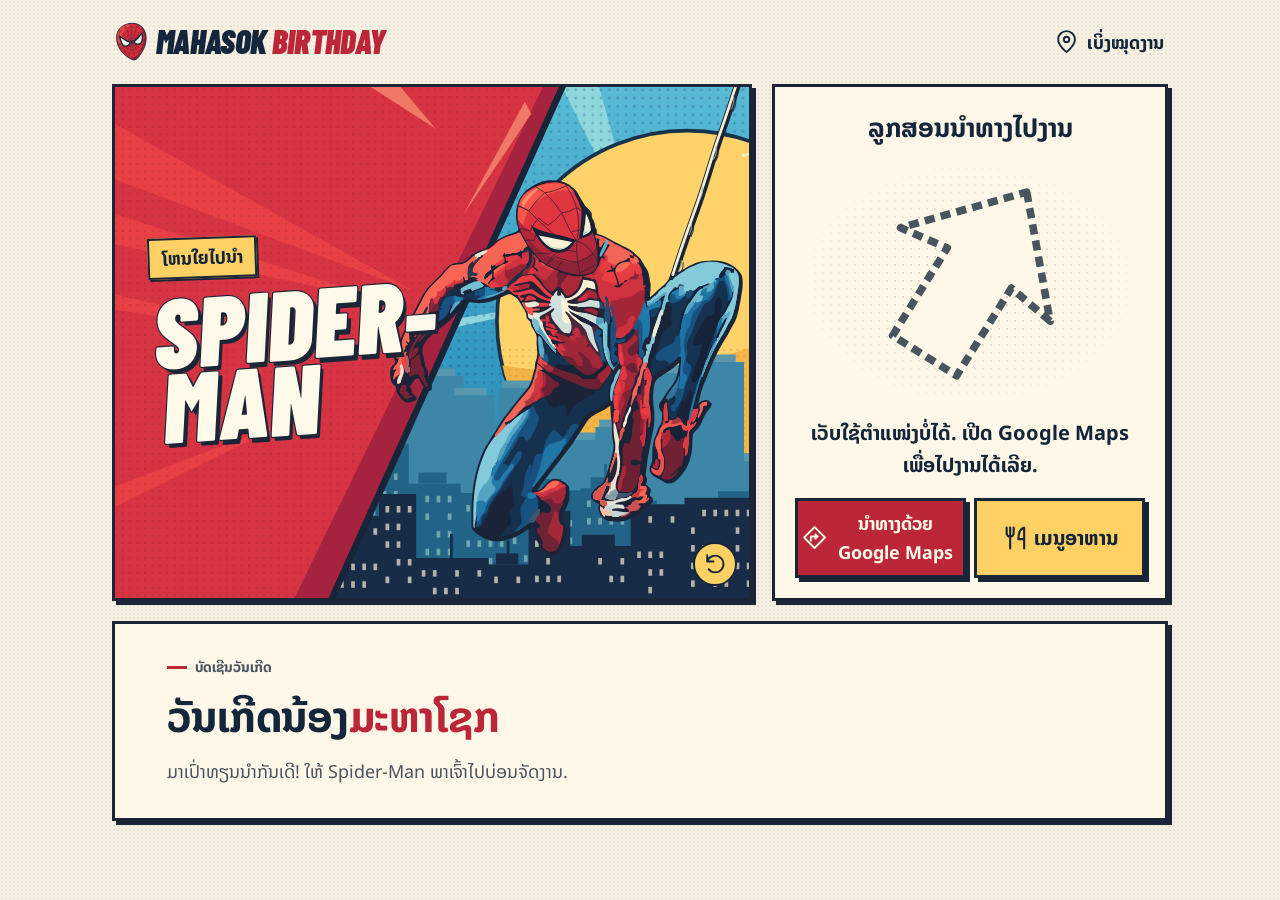
<file: index.html>
<!doctype html>
<html lang="lo">
<head>
  <meta charset="utf-8">
  <meta name="viewport" content="width=device-width,initial-scale=1">
  <meta name="theme-color" content="#13263b">
  <meta name="robots" content="noindex,nofollow,noarchive">
  <meta name="referrer" content="no-referrer">
  <meta name="description" content="ໃຫ້ Spider-Man ພາໄປງານວັນເກີດຂອງນ້ອງມະຫາໂຊກ.">
  <title>Spider-Man ພາໄປງານ · ວັນເກີດມະຫາໂຊກ</title>
  <link rel="icon" href="assets/mask.svg" type="image/svg+xml">
  <link rel="preload" href="assets/cover.ttf" as="font" type="font/ttf" crossorigin>
  <link rel="stylesheet" href="assets/phi.css">
  <link rel="stylesheet" href="assets/tokens.css">
  <link rel="stylesheet" href="style.css?v=guide-actions">
</head>
<body>
  <svg aria-hidden="true" class="symbols" xmlns="http://www.w3.org/2000/svg">
    <symbol id="pin" viewBox="0 0 24 24"><path d="M20 10c0 6-8 12-8 12S4 16 4 10a8 8 0 1 1 16 0Z"/><circle cx="12" cy="10" r="2.6"/></symbol>
    <symbol id="direction" viewBox="0 0 24 24"><path d="m12 2 10 10-10 10L2 12z"/><path d="M8.5 15v-4h6m-1.8-2L15 11l-2.3 2"/></symbol>
    <symbol id="replay" viewBox="0 0 24 24"><path d="M4 10a8 8 0 1 1 1.3 7.4M4 4v6h6"/></symbol>
  </svg>
  <div class="shell">
    <header class="masthead">
      <div class="brand"><img src="assets/mask.svg" alt="" width="34" height="39"><span lang="en">MAHASOK <b>BIRTHDAY</b></span></div>
      <a class="map-link" href="https://maps.app.goo.gl/yUSR7DZM5DNzTeFH8"><svg aria-hidden="true"><use href="#pin"/></svg>ເບິ່ງໝຸດງານ</a>
    </header>
    <main>
      <div class="lead">
        <section class="guidance" aria-labelledby="guide-title">
          <h2 id="guide-title">ລູກສອນນຳທາງໄປງານ</h2>
          <div id="arrow-stage" class="arrow-stage" data-state="waiting">
            <svg viewBox="-100 -100 200 200" focusable="false" aria-hidden="true">
              <g id="route-arrow" transform="rotate(32)">
                <path class="arrow-shape" d="M0-85 70-8 30-14 30 68-30 68-30-14-70-8Z"/>
                <path class="arrow-facet" d="M0-79 64-12 26-18 26 64 4 64 4-27Z"/>
                <path class="arrow-shine" d="m-48-17 38-42"/>
              </g>
              <path class="arrival-mark" d="m-61 3 39 39 82-85"/>
            </svg>
            <button id="enable-heading" type="button" hidden>
              <svg viewBox="0 0 24 24" aria-hidden="true"><rect x="8" y="4" width="8" height="16" rx="2" transform="rotate(15 12 12)"/><path d="M2 12a10 10 0 0 1 4-8M2 6v6h4m16 0a10 10 0 0 1-4 8m4-2v-6h-4"/></svg>
              <span>
                <strong>ແຕະເພື່ອໃຫ້ລູກສອນໝຸນ</strong>
                <small>ແລ້ວເລືອກ ອະນຸຍາດ (<span lang="en">Allow</span>)</small>
              </span>
            </button>
          </div>
          <div class="guide-reading" role="status" aria-atomic="true">
            <p id="location-status">ເປີດ Google Maps ເພື່ອໄປງານ.</p>
            <div id="route-reading" hidden>
              <p id="distance"></p>
              <p id="bearing"></p>
            </div>
          </div>
          <p id="route-mode" role="status" hidden></p>
          <nav class="guide-actions" aria-label="ຂໍ້ມູນງານວັນເກີດ">
            <a id="directions" class="primary" href="https://www.google.com/maps/dir/?api=1&amp;destination=17.9152293%2C102.637614&amp;dir_action=navigate">
              <svg aria-hidden="true"><use href="#direction"/></svg>
              <span>ນຳທາງດ້ວຍ <span lang="en">Google Maps</span></span>
            </a>
            <a class="primary food-link" href="menu.html">
              <svg viewBox="0 0 24 24" aria-hidden="true" focusable="false"><path d="M4 3v5a3 3 0 0 0 6 0V3M7 3v18m12 0V3c-3 1-5 5-5 10h5"/></svg>
              <span>ເມນູອາຫານ</span>
            </a>
          </nav>
        </section>
        <div class="cover" role="group" aria-label="Spider-Man ໂຫນໃຍຂ້າມເມືອງມາຮັບແຂກ">
          <div class="lettering">
            <p class="kicker">ໂຫນໃຍໄປນຳ</p>
            <div class="cover-title" lang="en" aria-label="Spider-Man"><span aria-hidden="true">SPIDER-</span><span aria-hidden="true">MAN</span></div>
          </div>
          <img class="hero" src="assets/spider-man-comic-swing.svg" width="660" height="809" alt="">
          <button type="button" id="replay-button" class="replay" aria-label="ເບິ່ງ Spider-Man ໂຫນໃຍອີກຄັ້ງ" title="ເບິ່ງອີກຄັ້ງ" hidden><svg aria-hidden="true"><use href="#replay"/></svg></button>
        </div>
      </div>
      <section class="invitation" aria-labelledby="event-title">
        <div class="copy">
          <p class="greeting"><span aria-hidden="true"></span>ບັດເຊີນວັນເກີດ</p>
          <h1 id="event-title">ວັນເກີດນ້ອງ<span>ມະຫາໂຊກ</span></h1>
          <p class="message">ມາເປົ່າທຽນນຳກັນເດີ! ໃຫ້ Spider-Man ພາເຈົ້າໄປບ່ອນຈັດງານ.</p>
        </div>
      </section>
    </main>
  </div>
  <script src="app.js?v=motion-button" defer></script>
</body>
</html>
</file>
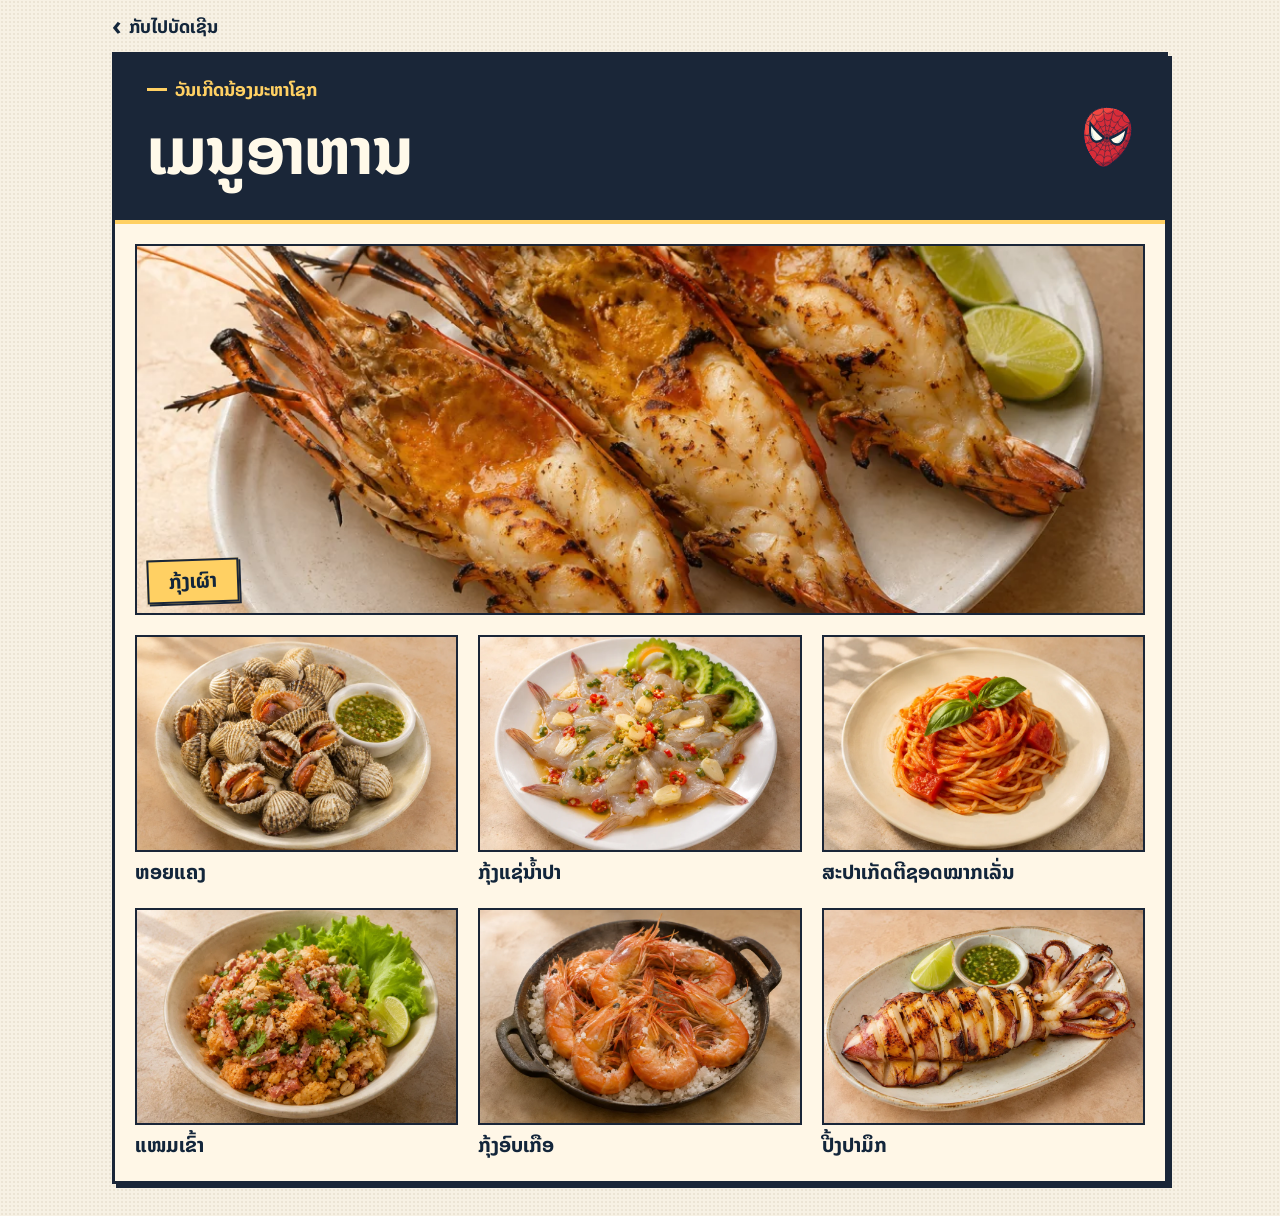
<file: menu.html>
<!doctype html>
<html lang="lo">
<head>
  <meta charset="utf-8">
  <meta name="viewport" content="width=device-width,initial-scale=1">
  <meta name="theme-color" content="#13263b">
  <meta name="robots" content="noindex,nofollow,noarchive">
  <meta name="referrer" content="no-referrer">
  <title>ເມນູອາຫານ · ວັນເກີດນ້ອງມະຫາໂຊກ</title>
  <link rel="icon" href="assets/mask.svg" type="image/svg+xml">
  <link rel="stylesheet" href="assets/phi.css">
  <link rel="stylesheet" href="assets/tokens.css">
  <link rel="stylesheet" href="style.css?v=food-menu">
  <link rel="stylesheet" href="menu.css">
</head>
<body>
  <main class="shell menu-shell">
    <nav class="menu-nav" aria-label="ເມນູຫຼັກ">
      <a class="map-link" href="./"><span aria-hidden="true">‹</span> ກັບໄປບັດເຊີນ</a>
    </nav>
    <article class="menu-sheet" aria-labelledby="menu-title">
      <header class="menu-heading">
        <div>
          <p>ວັນເກີດນ້ອງມະຫາໂຊກ</p>
          <h1 id="menu-title">ເມນູອາຫານ</h1>
        </div>
        <img src="assets/mask.svg" width="62" height="72" alt="">
      </header>
      <div class="dishes">
          <figure class="featured-dish">
            <img src="assets/menu/grilled-prawns.webp" width="1050" height="700" alt="" fetchpriority="high" decoding="async">
            <figcaption>ກຸ້ງເຜົາ</figcaption>
          </figure>
          <figure>
            <img src="assets/menu/cockles.webp" width="1050" height="700" alt="" loading="lazy" decoding="async">
            <figcaption>ຫອຍແຄງ</figcaption>
          </figure>
          <figure>
            <img src="assets/menu/fish-sauce-prawns.webp" width="1050" height="700" alt="" loading="lazy" decoding="async">
            <figcaption>ກຸ້ງແຊ່ນ້ຳປາ</figcaption>
          </figure>
          <figure>
            <img src="assets/menu/tomato-spaghetti.webp" width="1050" height="700" alt="" loading="lazy" decoding="async">
            <figcaption>ສະປາເກັດຕີ<wbr>ຊອດໝາກເລັ່ນ</figcaption>
          </figure>
          <figure>
            <img src="assets/menu/nam-khao.webp" width="1050" height="700" alt="" loading="lazy" decoding="async">
            <figcaption>ແໜມເຂົ້າ</figcaption>
          </figure>
          <figure>
            <img src="assets/menu/salt-prawns.webp" width="1050" height="700" alt="" loading="lazy" decoding="async">
            <figcaption>ກຸ້ງອົບເກືອ</figcaption>
          </figure>
          <figure>
            <img src="assets/menu/grilled-squid.webp" width="1050" height="700" alt="" loading="lazy" decoding="async">
            <figcaption>ປີ້ງປາມຶກ</figcaption>
          </figure>
      </div>
    </article>
  </main>
</body>
</html>
</file>
<file: assets/phi.css>
/* ============================================================
   Phi (φ) — Natural-Geometry Design System  v2
   ทุกค่ามาจากกติกาเดียว: อัตราส่วนทองคำ φ = 1.618 และฟีโบนัชชี
   ออกแบบให้ "สวยตามธรรมชาติ" + "เหมาะกับทุกคน" (accessible)

   v2: 8 color families × 10 shades, 2-layer tokens (global + alias),
       fluid typography with clamp(), expanded component support
   ============================================================ */

:root {
  /* ================================================================
     LAYER 1 — GLOBAL TOKENS (ค่าดิบ ไม่ขึ้นกับบริบท)
     ================================================================ */

  --phi: 1.618;

  /* --- Fluid type scale: base 16px, clamp() ปรับตามจอ ---
     heading ใช้ φ เต็ม, body ใช้สเกลผ่อน 1.25 เพื่ออ่านง่าย
     min = มือถือ 375px, max = desktop 1280px */
  --text-xs:   clamp(11px, 0.65rem + 0.1vw, 12px);
  --text-sm:   clamp(13px, 0.75rem + 0.15vw, 14px);
  --text-base: clamp(15px, 0.875rem + 0.2vw, 16px);
  --text-lg:   clamp(18px, 1rem + 0.35vw, 20px);
  --text-xl:   clamp(22px, 1.15rem + 0.7vw, 26px);
  --text-2xl:  clamp(30px, 1.4rem + 1.5vw, 42px);
  --text-3xl:  clamp(40px, 1.8rem + 2.8vw, 68px);

  --leading-tight:   1.2;
  --leading-body:    1.618;  /* φ เป็น line-height → เหมาะกับไทย (สระ/วรรณยุกต์ซ้อน) */
  --leading-display: 1.08;   /* heading ใหญ่: แน่นกว่า body ให้ดู deliberate */

  /* --- Optical letter-spacing (tracking) — ปรับตามขนาด (แบบ Apple/Linear/Stripe) ---
     display ใหญ่ → ลบ (แน่น เนี้ยบ); label เล็ก/uppercase → บวก (โปร่ง อ่านง่าย).
     ใช้กับ "หัวเรื่อง/label" เป็นหลัก — ไม่ใช้กับ body (โดยเฉพาะไทยยาว ๆ) */
  --tracking-display: -0.02em;
  --tracking-tight:   -0.012em;
  --tracking-normal:  0em;
  --tracking-wide:    0.04em;

  --weight-regular: 400;
  --weight-medium:  500;

  /* --- Spacing: ฟีโบนัชชี ปัดเข้า 4px grid --- */
  --space-1: 4px;
  --space-2: 8px;
  --space-3: 12px;
  --space-4: 20px;
  --space-5: 32px;
  --space-6: 52px;
  --space-7: 84px;

  /* radius — ฟีโบนัชชี → self-similar (อัตราส่วน ≈ φ) กฎเดียวกับ spacing */
  --radius-sm:   8px;   /* badge · chip · input · เมนู */
  --radius-md:   13px;  /* การ์ดเล็ก · dropdown */
  --radius-lg:   21px;  /* การ์ด · modal */
  --radius-full: 999px; /* ปุ่ม · avatar · pill */

  --ratio-minor: 0.382;
  --ratio-major: 0.618;

  --touch-min: 44px;

  /* --- 8 color families × 10 shades (ธรรมชาติ) ---
     ชื่อจากธรรมชาติ: forest, sky, ocean, dawn, sun, berry, ember, earth */

  /* forest (ป่า — primary accent) */
  --forest-50:  #eef5f0; --forest-100: #d5e8da; --forest-200: #b0d4ba;
  --forest-300: #82bc96; --forest-400: #5aa374; --forest-500: #3e6b52;
  --forest-600: #2f5644; --forest-700: #234136; --forest-800: #1a302a;
  --forest-900: #101f1c;

  /* sky (ท้องฟ้า — info) */
  --sky-50:  #edf5fc; --sky-100: #d3e7f8; --sky-200: #a8d0f2;
  --sky-300: #6fb4e8; --sky-400: #3e96db; --sky-500: #2670b3;
  --sky-600: #1d5a94; --sky-700: #164574; --sky-800: #103255;
  --sky-900: #0b2038;

  /* ocean (มหาสมุทร — teal) */
  --ocean-50:  #ecf7f6; --ocean-100: #d0edea; --ocean-200: #a3dbd5;
  --ocean-300: #6cc4bb; --ocean-400: #40a89e; --ocean-500: #2d7a73;
  --ocean-600: #23615c; --ocean-700: #1b4a47; --ocean-800: #143634;
  --ocean-900: #0d2322;

  /* dawn (แสงเช้า — highlight/warning) */
  --dawn-50:  #fdf4ec; --dawn-100: #f6ece1; --dawn-200: #edd5be;
  --dawn-300: #e2b78e; --dawn-400: #d69a5e; --dawn-500: #c4773a;
  --dawn-600: #a5602c; --dawn-700: #7e4921; --dawn-800: #5a3418;
  --dawn-900: #38210f;

  /* sun (แสงแดด — warning bright) */
  --sun-50:  #fefaec; --sun-100: #fdf2cc; --sun-200: #fae498;
  --sun-300: #f5d054; --sun-400: #e8b818; --sun-500: #c49810;
  --sun-600: #9e790d; --sun-700: #775b0a; --sun-800: #523f07;
  --sun-900: #312604;

  /* berry (ผลไม้ป่า — creative/purple) */
  --berry-50:  #f5eef8; --berry-100: #e8d8f0; --berry-200: #d2b3e2;
  --berry-300: #b586d0; --berry-400: #9a5ebe; --berry-500: #7a3fa2;
  --berry-600: #623285; --berry-700: #4b2666; --berry-800: #361b4a;
  --berry-900: #22112f;

  /* ember (ถ่านแดง — danger/error) */
  --ember-50:  #fdf0ee; --ember-100: #f9d8d3; --ember-200: #f2b0a6;
  --ember-300: #e8806f; --ember-400: #dc5642; --ember-500: #c03a27;
  --ember-600: #9e2e1f; --ember-700: #7a2318; --ember-800: #581912;
  --ember-900: #38100b;

  /* earth (ดิน — neutral warm) */
  --earth-50:  #faf8f5; --earth-100: #f1ede7; --earth-200: #e2dbd1;
  --earth-300: #ccc2b4; --earth-400: #b3a594; --earth-500: #9a9186;
  --earth-600: #7c7468; --earth-700: #6b6258; --earth-800: #4a4339;
  --earth-900: #1f1b16;

  /* ================================================================
     LAYER 2 — ALIAS TOKENS (บทบาท/ความหมาย ใช้ในคอมโพเนนต์)
     แก้ alias → เปลี่ยนความหมายทั้งระบบโดยไม่ต้องแก้คอมโพเนนต์
     ================================================================ */

  /* surfaces */
  --bg-page:       var(--earth-50);
  --bg-surface:    #ffffff;
  --bg-sunken:     var(--earth-100);
  --bg-elevated:   #ffffff;

  /* text */
  --text-primary:   var(--earth-900);
  --text-secondary: var(--earth-700);
  --text-tertiary:  var(--earth-500);
  --text-inverse:   var(--earth-50);

  /* borders */
  --border:        rgba(31, 27, 22, 0.12);
  --border-strong: rgba(31, 27, 22, 0.22);

  /* interactive — primary (forest) */
  --interactive:      var(--forest-500);
  --interactive-text: var(--forest-600);
  --interactive-soft: var(--forest-50);
  --interactive-hover:var(--forest-600);
  --interactive-active:var(--forest-700);

  /* semantic: success (forest) */
  --success:      var(--forest-500);
  --success-text: var(--forest-700);
  --success-soft: var(--forest-50);

  /* semantic: info (sky) */
  --info:      var(--sky-500);
  --info-text: var(--sky-700);
  --info-soft: var(--sky-50);

  /* semantic: warning (sun) */
  --warning:      var(--sun-500);
  --warning-text: var(--sun-800);
  --warning-soft: var(--sun-50);

  /* semantic: danger (ember) */
  --danger:      var(--ember-500);
  --danger-text: var(--ember-700);
  --danger-soft: var(--ember-50);

  /* backward compat aliases */
  --accent:       var(--interactive);
  --accent-text:  var(--interactive-text);
  --accent-soft:  var(--interactive-soft);
  --highlight:    var(--dawn-500);
  --highlight-soft:var(--dawn-100);

  /* shadows — เงาในธรรมชาติอมโทนเย็น, 2 ชั้น (ambient + key light) ให้ depth สมจริง */
  --shadow-1: 0 1px 1px rgba(40, 50, 70, 0.04), 0 1px 2px rgba(40, 50, 70, 0.06);
  --shadow-2: 0 1px 2px rgba(40, 50, 70, 0.05), 0 6px 16px rgba(40, 50, 70, 0.10);
  --shadow-3: 0 2px 6px rgba(40, 50, 70, 0.06), 0 16px 40px rgba(40, 50, 70, 0.16);

  /* motion */
  --ease-out:    cubic-bezier(0.22, 1, 0.36, 1);
  --ease-spring: cubic-bezier(0.34, 1.56, 0.64, 1);
  --ease-in-out: cubic-bezier(0.45, 0, 0.55, 1);
  --dur-fast: 160ms;
  --dur-base: 240ms;
  --dur-slow: 400ms;

  --font-sans: "Inter", ui-sans-serif, system-ui, -apple-system, "Segoe UI", sans-serif;
  --font-mono: "Geist Mono", ui-monospace, "SF Mono", "Cascadia Code", monospace;

  /* z-index scale */
  --z-dropdown: 100;
  --z-sticky:   200;
  --z-overlay:  300;
  --z-modal:    400;
  --z-toast:    500;
}

/* ================================================================
   DARK MODE — ทุกสีต้อง contrast ผ่าน AA ในทั้งสองโหมด
   ================================================================ */
@media (prefers-color-scheme: dark) {
  :root:not([data-theme="light"]) {
    --bg-page:      #111110;
    --bg-surface:   #1c1b19;
    --bg-sunken:    #0c0c0a;
    --bg-elevated:  #252420;
    --text-primary:   var(--earth-50);
    --text-secondary: #b3aa9d;
    --text-tertiary:  var(--earth-600);
    --text-inverse:   var(--earth-900);
    --border:        rgba(242, 238, 230, 0.10);
    --border-strong: rgba(242, 238, 230, 0.20);

    --interactive:       var(--forest-400);
    --interactive-text:  var(--forest-300);
    --interactive-soft:  #1a2e22;
    --interactive-hover: var(--forest-300);
    --interactive-active:var(--forest-200);

    --success:      var(--forest-400);
    --success-text: var(--forest-200);
    --success-soft: #1a2e22;
    --info:         var(--sky-400);
    --info-text:    var(--sky-200);
    --info-soft:    #142535;
    --warning:      var(--sun-400);
    --warning-text: var(--sun-200);
    --warning-soft: #2a2210;
    --danger:       var(--ember-400);
    --danger-text:  var(--ember-200);
    --danger-soft:  #2e1812;

    --highlight:    var(--dawn-400);
    --highlight-soft:#2e2419;

    --shadow-1: 0 1px 1px rgba(0, 0, 0, 0.4), 0 1px 3px rgba(0, 0, 0, 0.5);
    --shadow-2: 0 1px 2px rgba(0, 0, 0, 0.4), 0 6px 16px rgba(0, 0, 0, 0.55);
    --shadow-3: 0 2px 6px rgba(0, 0, 0, 0.5), 0 16px 40px rgba(0, 0, 0, 0.65);
  }
}
:root[data-theme="dark"] {
  --bg-page:      #111110;
  --bg-surface:   #1c1b19;
  --bg-sunken:    #0c0c0a;
  --bg-elevated:  #252420;
  --text-primary:   var(--earth-50);
  --text-secondary: #b3aa9d;
  --text-tertiary:  var(--earth-600);
  --text-inverse:   var(--earth-900);
  --border:        rgba(242, 238, 230, 0.10);
  --border-strong: rgba(242, 238, 230, 0.20);

  --interactive:       var(--forest-400);
  --interactive-text:  var(--forest-300);
  --interactive-soft:  #1a2e22;
  --interactive-hover: var(--forest-300);
  --interactive-active:var(--forest-200);

  --success:      var(--forest-400);
  --success-text: var(--forest-200);
  --success-soft: #1a2e22;
  --info:         var(--sky-400);
  --info-text:    var(--sky-200);
  --info-soft:    #142535;
  --warning:      var(--sun-400);
  --warning-text: var(--sun-200);
  --warning-soft: #2a2210;
  --danger:       var(--ember-400);
  --danger-text:  var(--ember-200);
  --danger-soft:  #2e1812;

  --highlight:    var(--dawn-400);
  --highlight-soft:#2e2419;

  --shadow-1: 0 1px 2px rgba(0, 0, 0, 0.5);
  --shadow-2: 0 4px 12px rgba(0, 0, 0, 0.5);
  --shadow-3: 0 8px 32px rgba(0, 0, 0, 0.6);
}

/* --- keyframes --- */
@keyframes phi-pop {
  from { transform: scale(0.94); opacity: 0; }
  to   { transform: scale(1);    opacity: 1; }
}
@keyframes phi-slide-up {
  from { transform: translateY(8px); opacity: 0; }
  to   { transform: translateY(0);    opacity: 1; }
}
@keyframes phi-fade {
  from { opacity: 0; }
  to   { opacity: 1; }
}

/* --- reduced motion --- */
@media (prefers-reduced-motion: reduce) {
  :root {
    --dur-fast: 0ms;
    --dur-base: 0ms;
    --dur-slow: 0ms;
  }
  *, *::before, *::after { animation-duration: 0.001ms !important; }
}
</file>
<file: assets/tokens.css>
:root {
  --paper: #fff7e7;
  --ink: #13263b;
  --red: #bb2638;
  --red-hover: #992137;
  --gold: #ffd063;
  --milk: #fff9e9;
  --canvas: #f7f1e4;
  --muted: #485460;
  --outline: #1a2638;
  --night-paper: #1d293b;
  --night-ink: #fff4dc;
  --night-canvas: #101b2b;
  --night-muted: #c7ccd3;
  --night-accent: #ffac89;
  --sky: #62aec9;
  --night-gold: #ffde84;
  --grain: #bfb398;
  --poster-font: "Cover", Impact, sans-serif;
  --body-font: "Lao", "Noto Sans Lao", sans-serif;
  --display-size: clamp(4rem, 15.5cqw, 11.5rem);
  --section-size: clamp(2rem, 3.3vw, 3.35rem);
  --brand-size: clamp(1.4rem, 2.6vw, 2.1rem);
  --body-size: clamp(1rem, 1.4vw, 1.125rem);
  --max-width: 70rem;
  --poster-ratio: 2.72;
  --mobile-poster-ratio: 1.48;
  --border-width: 3px;
  --icon-size: 1.4em;
  --swing-time: 1950ms;
  --pressed: 2px;
  --page-paper: var(--canvas);
  --body-ink: var(--ink);
  --panel-paper: var(--paper);
  --action-fill: var(--red);
  --action-hover: var(--red-hover);
  --action-ink: var(--milk);
  --title-accent: var(--red);
  --body-muted: var(--muted);
  --comic-stroke: var(--outline);
  --tag-paper: var(--gold);
  --tag-ink: var(--ink);
  --letter-ink: var(--milk);
  --sky-fill: var(--sky);
  --grain-ink: var(--grain);
  --focus-ink: var(--red);
  --font-cover: var(--poster-font);
  --font-copy: var(--body-font);
  --size-poster: var(--display-size);
  --size-event: var(--section-size);
  --size-brand: var(--brand-size);
  --size-copy: var(--body-size);
  --page-limit: var(--max-width);
  --cover-ratio: var(--poster-ratio);
  --cover-ratio-mobile: var(--mobile-poster-ratio);
  --keyline: var(--border-width);
  --icon: var(--icon-size);
  --motion-swing: var(--swing-time);
  --offset-press: var(--pressed);
}
@media (prefers-color-scheme: dark) {
 :root:not([data-theme="light"]) {
  --page-paper: var(--night-canvas);
  --panel-paper: var(--night-paper);
  --body-ink: var(--night-ink);
  --body-muted: var(--night-muted);
  --title-accent: var(--night-accent);
  --focus-ink: var(--night-gold);
  --grain-ink: var(--night-paper);
 }
}
[data-theme="dark"] {
  --page-paper: var(--night-canvas);
  --panel-paper: var(--night-paper);
  --body-ink: var(--night-ink);
  --body-muted: var(--night-muted);
  --title-accent: var(--night-accent);
  --focus-ink: var(--night-gold);
  --grain-ink: var(--night-paper);
}
</file>
<file: style.css>
@font-face{font-family:Cover;src:url(assets/cover.ttf) format("truetype");font-style:italic;font-weight:900;font-display:swap}
@font-face{font-family:Lao;src:url(assets/lao-regular.ttf) format("truetype");font-weight:400;font-display:swap}
@font-face{font-family:Lao;src:url(assets/lao-bold.ttf) format("truetype");font-weight:700;font-display:swap}
*,*::before,*::after{box-sizing:border-box}
body{margin:0;background-color:var(--page-paper);background-image:radial-gradient(color-mix(in srgb,var(--grain-ink) 46%,transparent) .6px,transparent .8px);background-size:var(--space-1) var(--space-1);color:var(--body-ink);font:400 var(--size-copy)/var(--leading-body) var(--font-copy);min-height:100vh}
button,a{font:inherit;color:inherit;-webkit-tap-highlight-color:transparent}
a{text-decoration:none}
button{cursor:pointer}
:focus-visible{outline:var(--keyline) solid var(--focus-ink);outline-offset:var(--space-1)}
[hidden]{display:none!important}
.shell{max-width:var(--page-limit);margin-inline:auto;padding:0 var(--space-5) var(--space-5)}
.symbols{height:0;width:0;position:absolute;overflow:hidden}
a svg,button svg{height:var(--icon);width:var(--icon);flex:none;fill:none;stroke:currentColor;stroke-width:1.8;stroke-linecap:round;stroke-linejoin:round}
.masthead{display:flex;align-items:center;justify-content:space-between;gap:var(--space-3);min-height:var(--space-7);padding-inline:var(--space-1)}
.brand{display:flex;align-items:center;gap:var(--space-2);white-space:nowrap}
.brand img{width:var(--space-5);height:auto;transform:rotate(-9deg)}
.brand span{font:italic 900 var(--size-brand)/1 var(--font-cover);letter-spacing:var(--tracking-display)}
.brand b{font-weight:inherit;color:var(--title-accent)}
.map-link{min-height:var(--touch-min);display:inline-flex;align-items:center;justify-content:center;gap:var(--space-2);font-weight:700}
.map-link:hover{text-decoration:underline;text-underline-offset:.23em}
.masthead{flex-wrap:wrap;column-gap:var(--space-2);row-gap:0}
.cover{position:relative;isolation:isolate;container-type:inline-size;overflow:hidden;aspect-ratio:var(--cover-ratio);border:var(--keyline) solid var(--comic-stroke);background:var(--sky-fill) url(assets/city.svg) center/cover no-repeat;box-shadow:var(--space-1) var(--space-1) 0 var(--comic-stroke)}
.lettering{position:absolute;top:48%;left:6%;transform:translateY(-50%) rotate(-4deg);z-index:1}
.kicker{display:table;margin:0 0 var(--space-3);padding:var(--space-1) var(--space-3);color:var(--tag-ink);background:var(--tag-paper);border:var(--offset-press) solid var(--comic-stroke);box-shadow:var(--offset-press) var(--offset-press) 0 var(--comic-stroke);font-weight:700;font-size:var(--size-copy);transform:rotate(2deg)}
.cover-title{font:italic 900 var(--size-poster)/.76 var(--font-cover);color:var(--letter-ink);letter-spacing:.004em;-webkit-text-stroke:.024em var(--comic-stroke);paint-order:stroke fill;text-shadow:.032em .046em var(--comic-stroke)}
.cover-title span{display:block}
.cover-title span+span{padding-left:.05em}
.hero{position:absolute;right:9.5%;top:-1%;height:103%;width:auto;object-fit:contain;transform-origin:92.5% 0;pointer-events:none;filter:drop-shadow(var(--offset-press) var(--offset-press) 0 var(--comic-stroke))}
.hero.swing{animation:swing var(--motion-swing) cubic-bezier(.22,.72,.24,1) both}
@keyframes swing{0%{transform:rotate(-27deg)}44%{transform:rotate(7deg)}72%{transform:rotate(-2.5deg)}100%{transform:none}}
.replay{position:absolute;bottom:var(--space-3);right:var(--space-3);display:grid;place-items:center;width:var(--touch-min);height:var(--touch-min);color:var(--tag-ink);background:var(--tag-paper);border:var(--offset-press) solid var(--comic-stroke);border-radius:var(--radius-full)}
.replay:hover{transform:rotate(-12deg)}
.invitation{padding:var(--space-5) var(--space-6);background:var(--panel-paper);border:var(--keyline) solid var(--comic-stroke);box-shadow:var(--space-1) var(--space-1) 0 var(--comic-stroke);margin-top:var(--space-4)}
.greeting{margin:0;display:flex;align-items:center;gap:var(--space-2);font-weight:700;color:var(--body-muted);font-size:var(--text-sm)}
.greeting span{width:var(--space-4);height:var(--keyline);background:var(--title-accent)}
h1{margin:var(--space-2) 0 var(--space-2);font-size:var(--size-event);line-height:1.48;letter-spacing:var(--tracking-tight);overflow-wrap:anywhere}
h1 span{color:var(--title-accent)}
.message{margin:0;color:var(--body-muted)}
.primary{display:flex;align-items:center;justify-content:center;gap:var(--space-2);padding:var(--space-3) var(--space-4);min-height:var(--space-6);border:var(--keyline) solid var(--comic-stroke);box-shadow:var(--space-1) var(--space-1) 0 var(--comic-stroke);background:var(--action-fill);color:var(--action-ink);font-weight:700;text-align:center}
.primary:hover{background:var(--action-hover)}
.primary:active{transform:translate(var(--offset-press),var(--offset-press));box-shadow:var(--offset-press) var(--offset-press) 0 var(--comic-stroke)}
.lead{display:grid;grid-template-columns:minmax(0,calc((100% - var(--space-4))*var(--ratio-major))) minmax(0,1fr);grid-template-areas:"cover guide";gap:var(--space-4)}
.lead .cover{grid-area:cover;min-width:0;aspect-ratio:auto}
.lead .hero{right:-3%;height:96%}
.guidance{grid-area:guide;display:grid;align-content:center;justify-items:center;gap:var(--space-2);min-width:0;padding:var(--space-4);text-align:center;background:var(--panel-paper);border:var(--keyline) solid var(--comic-stroke);box-shadow:var(--space-1) var(--space-1) 0 var(--comic-stroke)}
.guidance h2{margin:0;font-size:var(--text-xl);line-height:var(--leading-body)}
.arrow-stage{width:100%;display:grid;place-items:center;position:relative;isolation:isolate}
.arrow-stage::before{content:"";position:absolute;inset:0;z-index:-1;background-image:radial-gradient(var(--body-muted) 12%,transparent 15%);background-size:var(--space-2) var(--space-2);mask-image:radial-gradient(ellipse closest-side,var(--body-ink),transparent);opacity:.35}
.arrow-stage > svg{display:block;width:min(100%,calc(var(--space-7)*3));height:auto}
.arrow-shape{fill:var(--panel-paper);stroke:var(--body-muted);stroke-width:6;stroke-linejoin:round;stroke-dasharray:8 5}
.arrow-facet,.arrow-shine,.arrival-mark{display:none}
[data-state="active"] .arrow-shape{fill:var(--action-fill);stroke:var(--body-ink);stroke-dasharray:none;paint-order:stroke fill}
[data-state="active"] #route-arrow{filter:drop-shadow(0 var(--offset-press) 0 var(--tag-paper))}
[data-state="active"] .arrow-facet{display:block;fill:var(--action-hover)}
[data-state="active"] .arrow-shine{display:block;fill:none;stroke:var(--action-ink);stroke-width:4;stroke-linecap:round}
[data-state="arrived"] #route-arrow{display:none}
[data-state="arrived"] .arrival-mark{display:block;stroke:var(--title-accent);stroke-width:24;stroke-linecap:round;stroke-linejoin:round;fill:none}
.guide-reading p,#route-mode{margin:0;overflow-wrap:anywhere}
#location-status,#distance{font-size:var(--text-lg);font-weight:700}
#bearing,#route-mode{font-size:var(--text-sm);color:var(--body-muted)}
#enable-heading{
  display:flex;align-items:center;justify-content:center;gap:var(--space-3);
  width:100%;min-height:var(--space-7);padding:var(--space-2) var(--space-3);
  background:var(--tag-paper);color:var(--tag-ink);border:var(--keyline) solid var(--comic-stroke);
  box-shadow:var(--space-1) var(--space-1) 0 var(--comic-stroke);text-align:start;
}
#enable-heading strong,#enable-heading small{display:block}
#enable-heading strong{font-size:var(--text-lg)}
#enable-heading small{font-size:var(--text-sm)}
#enable-heading:active{transform:translate(var(--offset-press),var(--offset-press));box-shadow:none}
.arrow-stage:has(#enable-heading:not([hidden])) > svg{cursor:pointer}
.guide-actions{display:grid;grid-template-columns:repeat(2,minmax(0,1fr));gap:var(--space-2);width:100%;margin-block-start:var(--space-2)}
.guide-actions .primary{min-width:0;gap:var(--space-1);padding:var(--space-2) var(--space-1);overflow-wrap:anywhere}
.guide-actions .food-link{background:var(--tag-paper);color:var(--tag-ink);font-size:var(--text-lg)}
.food-link:hover{text-decoration:underline}
@media(max-width:22rem){.guide-actions .primary{flex-direction:column}}
@media(max-width:58rem){.lead{grid-template-columns:1fr;grid-template-areas:"guide" "cover"}.lead .cover{aspect-ratio:var(--cover-ratio)}.arrow-stage > svg{width:min(100%,calc(var(--space-7)*2 + var(--space-6)))}.lead .hero{right:2%}}
@media(max-width:47rem){.shell{padding-inline:var(--space-4)}.masthead{min-height:calc(var(--space-6) + var(--space-3))}.lead .cover{aspect-ratio:var(--cover-ratio-mobile)}.lead .hero{right:-1%;height:94%}.invitation{padding:var(--space-4)}.lettering{left:5%}.kicker{margin-bottom:var(--space-2)}.replay{bottom:var(--space-2);right:var(--space-2)}}
@media(max-width:25rem){.shell{padding-inline:var(--space-3)}.brand img{width:calc(var(--space-5) - var(--space-1))}.cover-title{font-size:min(var(--size-poster),16cqw)}.map-link{font-size:var(--text-sm)}.lettering{left:4%}.invitation{padding:var(--space-4) var(--space-3)}.replay{bottom:var(--space-1);right:var(--space-1)}}
@media(prefers-reduced-motion:reduce){.hero.swing{animation:none}.replay{display:none}.replay:hover{transform:none}}
</file>
<file: menu.css>
.menu-shell {
  max-width: var(--page-limit);
}
.menu-nav {
  display: flex;
  align-items: center;
  min-height: var(--space-6);
}
.menu-nav span {
  font-size: var(--text-xl);
}
.menu-sheet {
  overflow: hidden;
  border: var(--keyline) solid var(--comic-stroke);
  background: var(--panel-paper);
  box-shadow: var(--space-1) var(--space-1) 0 var(--comic-stroke);
}
.menu-heading {
  display: flex;
  align-items: center;
  justify-content: space-between;
  gap: var(--space-3);
  padding: var(--space-4) var(--space-5);
  color: var(--letter-ink);
  background: var(--comic-stroke);
  border-bottom: var(--space-1) solid var(--tag-paper);
}
.menu-heading p {
  display: flex;
  align-items: center;
  gap: var(--space-2);
  margin: 0;
  color: var(--tag-paper);
  font-weight: 700;
}
.menu-heading p::before {
  content: "";
  width: var(--space-4);
  height: var(--keyline);
  background: currentColor;
}
.menu-heading h1 {
  margin: 0;
  font-size: var(--text-3xl);
}
.menu-heading img {
  width: var(--space-6);
  height: auto;
  transform: rotate(8deg);
}
.dishes {
  display: grid;
  grid-template-columns: repeat(3, minmax(0, 1fr));
  gap: var(--space-4);
  padding: var(--space-4);
}
.dishes figure {
  min-width: 0;
  margin: 0;
}
.dishes img {
  display: block;
  width: 100%;
  height: auto;
  border: var(--offset-press) solid var(--comic-stroke);
}
.dishes figcaption {
  margin-top: var(--space-1);
  font-size: var(--text-lg);
  font-weight: 700;
  overflow-wrap: anywhere;
}
.featured-dish {
  grid-column: 1 / -1;
  position: relative;
}
.featured-dish img {
  aspect-ratio: var(--cover-ratio);
  object-fit: cover;
}
.featured-dish figcaption {
  position: absolute;
  inset-inline-start: var(--space-3);
  inset-block-end: var(--space-3);
  padding: var(--space-1) var(--space-4);
  color: var(--tag-ink);
  background: var(--tag-paper);
  border: var(--offset-press) solid var(--comic-stroke);
  box-shadow: var(--offset-press) var(--offset-press) 0 var(--comic-stroke);
  transform: rotate(-2deg);
}
@media (max-width: 47rem) {
  .dishes {
    grid-template-columns: repeat(2, minmax(0, 1fr));
    gap: var(--space-3);
    padding: var(--space-3);
  }
  .menu-heading {
    padding: var(--space-3) var(--space-4);
  }
  .dishes figcaption {
    font-size: var(--size-copy);
  }
  .featured-dish img {
    aspect-ratio: 2 / 1;
  }
}
</file>
